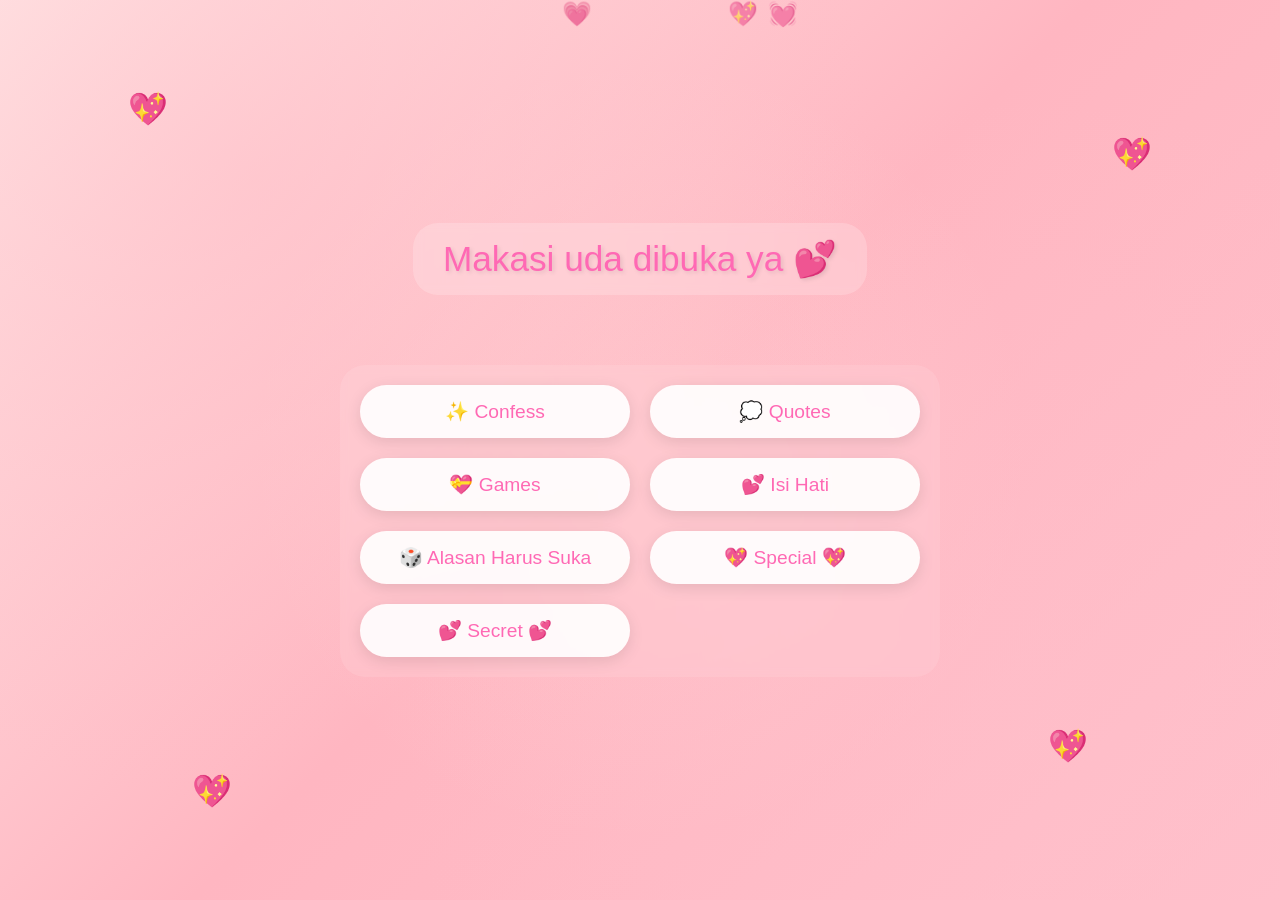
<file: index.html>
<!DOCTYPE html>
<html lang="id">
<head>
    <meta charset="UTF-8">
    <meta name="viewport" content="width=device-width, initial-scale=1.0">
    <title>Love You</title>
    <style>
        * {
            margin: 0;
            padding: 0;
            box-sizing: border-box;
        }

        body {
            margin: 0;
            padding: 20px;
            min-height: 100vh;
            display: flex;
            flex-direction: column;
            align-items: center;
            justify-content: center;
            background: linear-gradient(135deg, #ffe6e6, #ffb6c1, #ffc0cb);
            font-family: 'Arial', sans-serif;
            overflow: hidden;
            position: relative;
        }

        .background-animation {
            position: fixed;
            top: 0;
            left: 0;
            width: 100%;
            height: 100%;
            z-index: -2;
            background: 
                radial-gradient(circle at 20% 20%, rgba(255, 182, 193, 0.4) 0%, transparent 50%),
                radial-gradient(circle at 80% 80%, rgba(255, 192, 203, 0.4) 0%, transparent 50%),
                radial-gradient(circle at 50% 50%, rgba(255, 228, 225, 0.3) 0%, transparent 50%),
                linear-gradient(135deg, #ffe6e6, #ffb6c1, #ffc0cb);
            animation: backgroundShift 15s ease-in-out infinite;
        }

        .bubble {
            position: absolute;
            border-radius: 50%;
            background: rgba(255, 255, 255, 0.3);
            animation: bubbleFloat 20s linear infinite;
            z-index: -1;
        }

        .welcome-text {
            text-align: center;
            font-size: clamp(1.5em, 5vw, 2.2em);
            color: #ff69b4;
            margin-bottom: 2em;
            text-shadow: 2px 2px 4px rgba(0, 0, 0, 0.1);
            animation: float 3s ease-in-out infinite;
            background: rgba(255, 255, 255, 0.2);
            padding: 15px 30px;
            border-radius: 25px;
            backdrop-filter: blur(5px);
            -webkit-backdrop-filter: blur(5px);
        }

        .button-container {
            display: grid;
            grid-template-columns: repeat(2, 1fr);
            gap: clamp(10px, 3vw, 20px);
            width: min(90%, 600px);
            padding: 20px;
            background: rgba(255, 255, 255, 0.1);
            border-radius: 25px;
            backdrop-filter: blur(5px);
            -webkit-backdrop-filter: blur(5px);
        }

        .cute-button {
            padding: clamp(12px, 3vw, 15px) clamp(20px, 4vw, 30px);
            font-size: clamp(1em, 3vw, 1.2em);
            border: none;
            border-radius: 50px;
            background: rgba(255, 255, 255, 0.9);
            color: #ff69b4;
            cursor: pointer;
            transition: all 0.3s ease;
            box-shadow: 0 4px 15px rgba(0, 0, 0, 0.1);
            text-decoration: none;
            text-align: center;
            position: relative;
            overflow: hidden;
            display: flex;
            align-items: center;
            justify-content: center;
            gap: 8px;
        }

        .cute-button:hover {
            transform: translateY(-3px) scale(1.02);
            background: #ff69b4;
            color: #fff;
            box-shadow: 0 6px 20px rgba(255, 105, 180, 0.3);
        }

        .cute-button::before {
            content: '♥';
            position: absolute;
            right: 10px;
            top: 50%;
            transform: translateY(-50%);
            opacity: 0;
            transition: all 0.3s ease;
        }

        .cute-button:hover::before {
            opacity: 1;
        }

        .animated-heart {
            position: fixed;
            font-size: clamp(1.5em, 4vw, 2em);
            animation: heartFloat 4s ease-in-out infinite;
            z-index: 1;
        }

        .heart-top-left { top: 10%; left: 10%; animation-delay: 0s; }
        .heart-top-right { top: 15%; right: 10%; animation-delay: 1s; }
        .heart-bottom-left { bottom: 10%; left: 15%; animation-delay: 2s; }
        .heart-bottom-right { bottom: 15%; right: 15%; animation-delay: 3s; }

        .falling-hearts {
            position: fixed;
            top: 0;
            left: 0;
            width: 100%;
            height: 100%;
            pointer-events: none;
            z-index: -1;
        }

        .heart {
            position: fixed;
            font-size: clamp(1em, 3vw, 1.5em);
            animation: fall linear infinite;
            opacity: 0.6;
        }

        @keyframes float {
            0%, 100% { transform: translateY(0); }
            50% { transform: translateY(-10px); }
        }

        @keyframes heartFloat {
            0%, 100% { transform: translate(0, 0) rotate(0deg); }
            25% { transform: translate(10px, -10px) rotate(10deg); }
            50% { transform: translate(0, -20px) rotate(0deg); }
            75% { transform: translate(-10px, -10px) rotate(-10deg); }
        }

        @keyframes fall {
            0% { 
                transform: translateY(-10vh) translateX(0) rotate(0deg);
                opacity: 1;
            }
            100% { 
                transform: translateY(100vh) translateX(20px) rotate(360deg);
                opacity: 0;
            }
        }

        @keyframes backgroundShift {
            0%, 100% { background-position: 0% 0%; }
            50% { background-position: 100% 100%; }
        }

        @keyframes bubbleFloat {
            0% {
                transform: translateY(100vh) scale(1);
                opacity: 0;
            }
            50% {
                opacity: 0.5;
            }
            100% {
                transform: translateY(-100vh) scale(1.5);
                opacity: 0;
            }
        }

        @media (max-width: 480px) {
            body {
                padding: 10px;
            }

            .button-container {
                grid-template-columns: 1fr;
                width: 95%;
                gap: 15px;
            }

            .welcome-text {
                margin-bottom: 1.5em;
                padding: 10px 20px;
            }

            .animated-heart {
                display: none;
            }
        }

        @media (min-width: 481px) and (max-width: 768px) {
            .button-container {
                width: 80%;
                gap: 15px;
            }
        }

        @media (max-height: 600px) {
            body {
                padding: 10px;
            }

            .welcome-text {
                margin-bottom: 1em;
            }

            .button-container {
                gap: 10px;
            }
        }
    </style>
</head>
<body>
    <div class="background-animation"></div>

    <div class="welcome-text">
        Makasi uda dibuka ya 💕
    </div>

    <div class="button-container">
        <a href="confes.html" class="cute-button">✨ Confess</a>
        <a href="gacha.html" class="cute-button">💭 Quotes</a>
        <a href="love_meter.html" class="cute-button">💝 Games</a>
        <a href="jujur.html" class="cute-button">💕 Isi Hati</a>
        <a href="alasan.html" class="cute-button">🎲 Alasan Harus Suka</a>
        <a href="nembak.html" class="cute-button">💖 Special 💖</a>
        <a href="secret.html" class="cute-button">💕 Secret 💕</a>
    </div>

    <div class="animated-heart heart-top-left">💖</div>
    <div class="animated-heart heart-top-right">💖</div>
    <div class="animated-heart heart-bottom-left">💖</div>
    <div class="animated-heart heart-bottom-right">💖</div>

    <div class="falling-hearts" id="fallingHearts"></div>

    <script>
        function createHeart() {
            const heart = document.createElement('div');
            heart.className = 'heart';
            heart.innerHTML = ['💗', '💖', '💓', '💕'][Math.floor(Math.random() * 4)];
            heart.style.left = Math.random() * 100 + 'vw';
            heart.style.animationDuration = (Math.random() * 3 + 2) + 's';
            document.querySelector('.falling-hearts').appendChild(heart);

            setTimeout(() => {
                heart.remove();
            }, 5000);
        }

        setInterval(createHeart, 300);
        setInterval(createBubbles, 3000);

        const isMobile = /iPhone|iPad|iPod|Android/i.test(navigator.userAgent);
        if (isMobile) {
            document.querySelectorAll('.animated-heart').forEach(heart => {
                heart.style.display = 'none';
            });
        }
    </script>
</body>
</html>
</file>
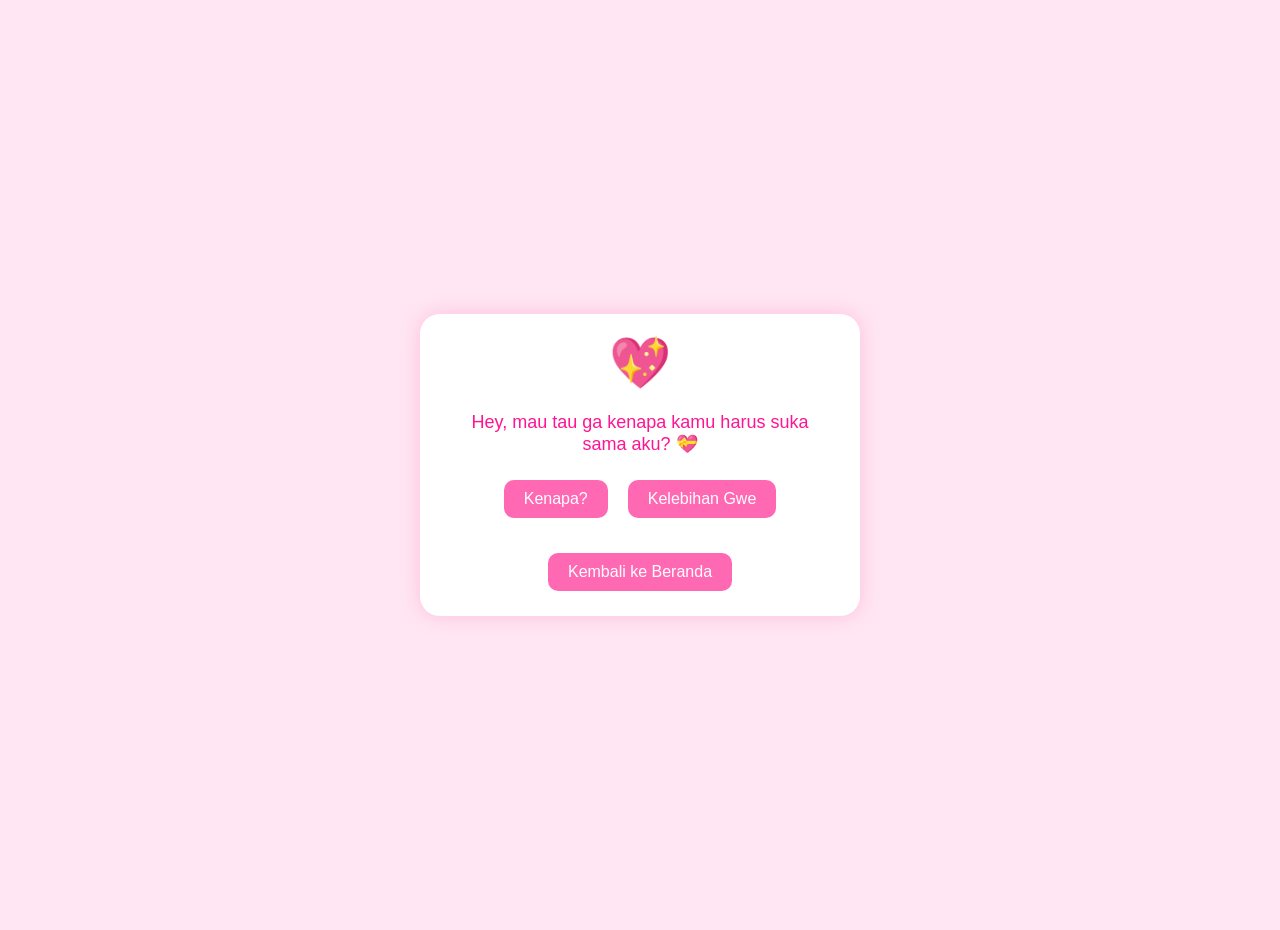
<file: alasan.html>
<!DOCTYPE html>
<html>
<head>
    <meta charset="UTF-8">
    <meta name="viewport" content="width=device-width, initial-scale=1.0">
    <style>
        body {
            display: flex;
            justify-content: center;
            align-items: center;
            min-height: 100vh;
            margin: 0;
            background-color: #ffe6f2;
            font-family: Arial, sans-serif;
            padding: 15px;
        }

        .container {
            text-align: center;
            background-color: white;
            padding: 20px;
            border-radius: 20px;
            box-shadow: 0 0 20px rgba(255, 105, 180, 0.3);
            max-width: 90%;
            width: 400px;
            margin: auto;
        }

        .heart-bg {
            font-size: clamp(30px, 8vw, 50px);
            animation: pulse 1.5s infinite;
        }

        .message {
            margin: 20px 0;
            font-size: clamp(16px, 4vw, 18px);
            color: #ff1493;
            padding: 0 10px;
        }

        .buttons {
            display: flex;
            justify-content: center;
            gap: 10px;
            flex-wrap: wrap;
            margin-bottom: 15px;
        }

        button {
            padding: 10px 20px;
            border: none;
            border-radius: 10px;
            background-color: #ff69b4;
            color: white;
            cursor: pointer;
            transition: transform 0.2s;
            font-size: clamp(14px, 3vw, 16px);
            margin: 5px;
        }

        button:hover {
            transform: scale(1.1);
        }

        .home-button {
            background-color: #ff69b4;
            margin-top: 15px;
        }

        @keyframes pulse {
            0% { transform: scale(1); }
            50% { transform: scale(1.2); }
            100% { transform: scale(1); }
        }

        .hidden {
            display: none;
        }

        #reasons1 p, #reasons2 p {
            font-size: clamp(14px, 3.5vw, 16px);
            margin: 10px 0;
            padding: 10px;
            background-color: #fff0f5;
            border-radius: 10px;
            animation: fadeIn 0.5s ease-in;
        }

        @keyframes fadeIn {
            from { opacity: 0; transform: translateY(10px); }
            to { opacity: 1; transform: translateY(0); }
        }

        @media screen and (max-width: 480px) {
            .container {
                padding: 15px;
            }

            .buttons {
                flex-direction: column;
            }

            button {
                width: 100%;
                margin: 5px 0;
            }
        }
    </style>
</head>
<body>
    <div class="container">
        <div class="heart-bg">
            💖
        </div>
        <div class="message">
            Hey, mau tau ga kenapa kamu harus suka sama aku? 💝
        </div>
        <div class="buttons">
            <button onclick="showReason1()">Kenapa?</button>
            <button onclick="showReason2()">Kelebihan Gwe</button>
        </div>
        <div id="reasons1" class="hidden">
        </div>
        <div id="reasons2" class="hidden">
        </div>
        <button class="home-button" onclick="location.href='index.html'">Kembali ke Beranda</button>
    </div>

    <script>
        const reasons1 = [
            "Karena aku setia (sudah pasti) 💑",
            "Karena aku ganteng juga (kata mama gitu) 😎",
            "Aku jago basket (kalau lawan bayi) 🏀",
            "Nilaiku bagus (kalau tau jawabannya) 📚"
        ];

        const reasons2 = [
            "Karena aku always fast respon (kecuali tidur) 📱",
            "Karena aku rajin banget (banget) ✨",
            "Karena aku sangat baik (ini bener banget) 😇"
        ];

        let currentIndex1 = 0;
        let currentIndex2 = 0;

        function showReason1() {
            if (currentIndex1 < reasons1.length) {
                const reasonsDiv = document.getElementById('reasons1');
                reasonsDiv.style.display = 'block';
                document.getElementById('reasons2').style.display = 'none';
                reasonsDiv.innerHTML += `<p>${reasons1[currentIndex1]}</p>`;
                currentIndex1++;
            }
        }

        function showReason2() {
            if (currentIndex2 < reasons2.length) {
                const reasonsDiv = document.getElementById('reasons2');
                reasonsDiv.style.display = 'block';
                document.getElementById('reasons1').style.display = 'none';
                reasonsDiv.innerHTML += `<p>${reasons2[currentIndex2]}</p>`;
                currentIndex2++;
            }
        }

        function resetPage() {
            document.getElementById('reasons1').style.display = 'none';
            document.getElementById('reasons2').style.display = 'none';
            document.getElementById('reasons1').innerHTML = '';
            document.getElementById('reasons2').innerHTML = '';
            currentIndex1 = 0;
            currentIndex2 = 0;
        }
    </script>
</body>
</html>
</file>
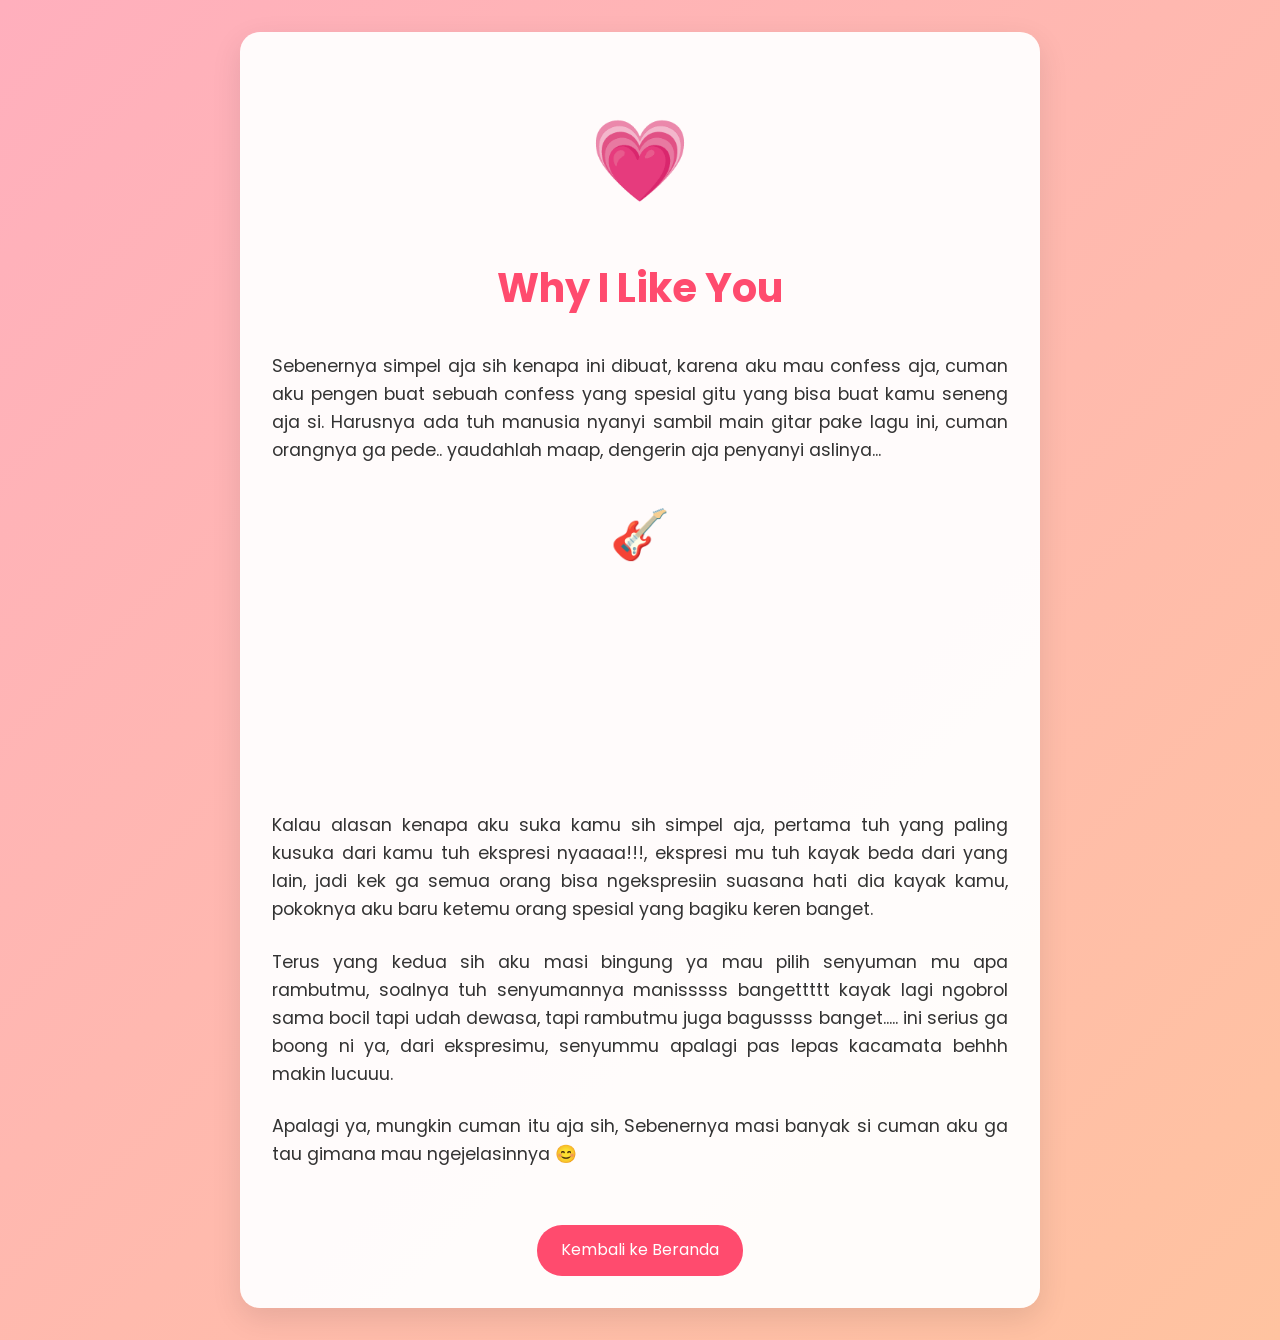
<file: confes.html>
<!DOCTYPE html>
<html lang="id">
<head>
    <meta charset="UTF-8">
    <meta name="viewport" content="width=device-width, initial-scale=1.0">
    <title>Why I Like You</title>
    <style>
        @import url('https://fonts.googleapis.com/css2?family=Poppins:wght@300;400;500;600&display=swap');
        
        * {
            margin: 0;
            padding: 0;
            box-sizing: border-box;
        }

        body {
            font-family: 'Poppins', sans-serif;
            background: linear-gradient(135deg, #ffafbd, #ffc3a0);
            min-height: 100vh;
            padding: 2rem;
            color: #333;
            line-height: 1.6;
        }

        .container {
            max-width: 800px;
            margin: 0 auto;
            background: rgba(255, 255, 255, 0.95);
            padding: 2rem;
            border-radius: 20px;
            box-shadow: 0 10px 30px rgba(0, 0, 0, 0.1);
        }

        .heart-container {
            text-align: center;
            margin: 2rem 0;
        }

        .heart-animation {
            font-size: 5rem;
            display: inline-block;
            animation: heartbeat 1.5s infinite;
        }

        @keyframes heartbeat {
            0% { transform: scale(1); }
            25% { transform: scale(1.1); }
            50% { transform: scale(1); }
            75% { transform: scale(1.1); }
            100% { transform: scale(1); }
        }

        h1 {
            text-align: center;
            color: #ff4b6e;
            margin-bottom: 2rem;
            font-size: 2.5rem;
        }

        p {
            margin-bottom: 1.5rem;
            font-size: 1.1rem;
            text-align: justify;
        }

        .guitar-animation {
            text-align: center;
            margin: 2rem 0;
        }

        .guitar {
            font-size: 3rem;
            display: inline-block;
            animation: playGuitar 2s infinite;
        }

        @keyframes playGuitar {
            0% { transform: rotate(-5deg); }
            50% { transform: rotate(5deg); }
            100% { transform: rotate(-5deg); }
        }

        .back-button {
            display: inline-block;
            padding: 0.8rem 1.5rem;
            background: #ff4b6e;
            color: white;
            text-decoration: none;
            border-radius: 25px;
            transition: all 0.3s ease;
            margin-top: 2rem;
        }

        .back-button:hover {
            background: #e63e5c;
            transform: translateY(-2px);
        }

        .button-container {
            text-align: center;
        }

        .music-player {
            width: 100%;
            margin: 2rem 0;
            border-radius: 10px;
            overflow: hidden;
        }

        @media (max-width: 768px) {
            body {
                padding: 1rem;
            }

            .container {
                padding: 1.5rem;
            }

            h1 {
                font-size: 2rem;
            }

            p {
                font-size: 1rem;
            }

            .heart-animation {
                font-size: 4rem;
            }
        }

        @media (max-width: 480px) {
            body {
                padding: 0.5rem;
            }

            .container {
                padding: 1rem;
            }

            h1 {
                font-size: 1.8rem;
            }
        }
    </style>
</head>
<body>
    <div class="container">
        <div class="heart-container">
            <div class="heart-animation">💗</div>
        </div>
        
        <h1>Why I Like You</h1>
        
        <p>Sebenernya simpel aja sih kenapa ini dibuat, karena aku mau confess aja, cuman aku pengen buat sebuah confess yang spesial gitu yang bisa buat kamu seneng aja si. Harusnya ada tuh manusia nyanyi sambil main gitar pake lagu ini, cuman orangnya ga pede.. yaudahlah maap, dengerin aja penyanyi aslinya...</p>
        
        <div class="guitar-animation">
            <div class="guitar">🎸</div>
        </div>
        
        <div class="music-player">
            <iframe width="100%" height="166" scrolling="no" frameborder="no" allow="autoplay" src="https://w.soundcloud.com/player/?url=https%3A//soundcloud.com/dan-martin-escarpe/i-like-you-so-much-youll-know-it-english-ysabelle-cuevas&color=%23ff5500&auto_play=false&hide_related=false&show_comments=true&show_user=true&show_reposts=false&show_teaser=true"></iframe>
        </div>

        <p>Kalau alasan kenapa aku suka kamu sih simpel aja, pertama tuh yang paling kusuka dari kamu tuh ekspresi nyaaaa!!!, ekspresi mu tuh kayak beda dari yang lain, jadi kek ga semua orang bisa ngekspresiin suasana hati dia kayak kamu, pokoknya aku baru ketemu orang spesial yang bagiku keren banget.</p>
        
        <p>Terus yang kedua sih aku masi bingung ya mau pilih senyuman mu apa rambutmu, soalnya tuh senyumannya manisssss bangettttt kayak lagi ngobrol sama bocil tapi udah dewasa, tapi rambutmu juga bagussss banget..... ini serius ga boong ni ya, dari ekspresimu, senyummu apalagi pas lepas kacamata behhh makin lucuuu.</p>
        
        <p>Apalagi ya, mungkin cuman itu aja sih, Sebenernya masi banyak si cuman aku ga tau gimana mau ngejelasinnya 😊</p>
        
        <div class="button-container">
            <a href="index.html" class="back-button">Kembali ke Beranda</a>
        </div>
    </div>
</body>
</html>
</file>
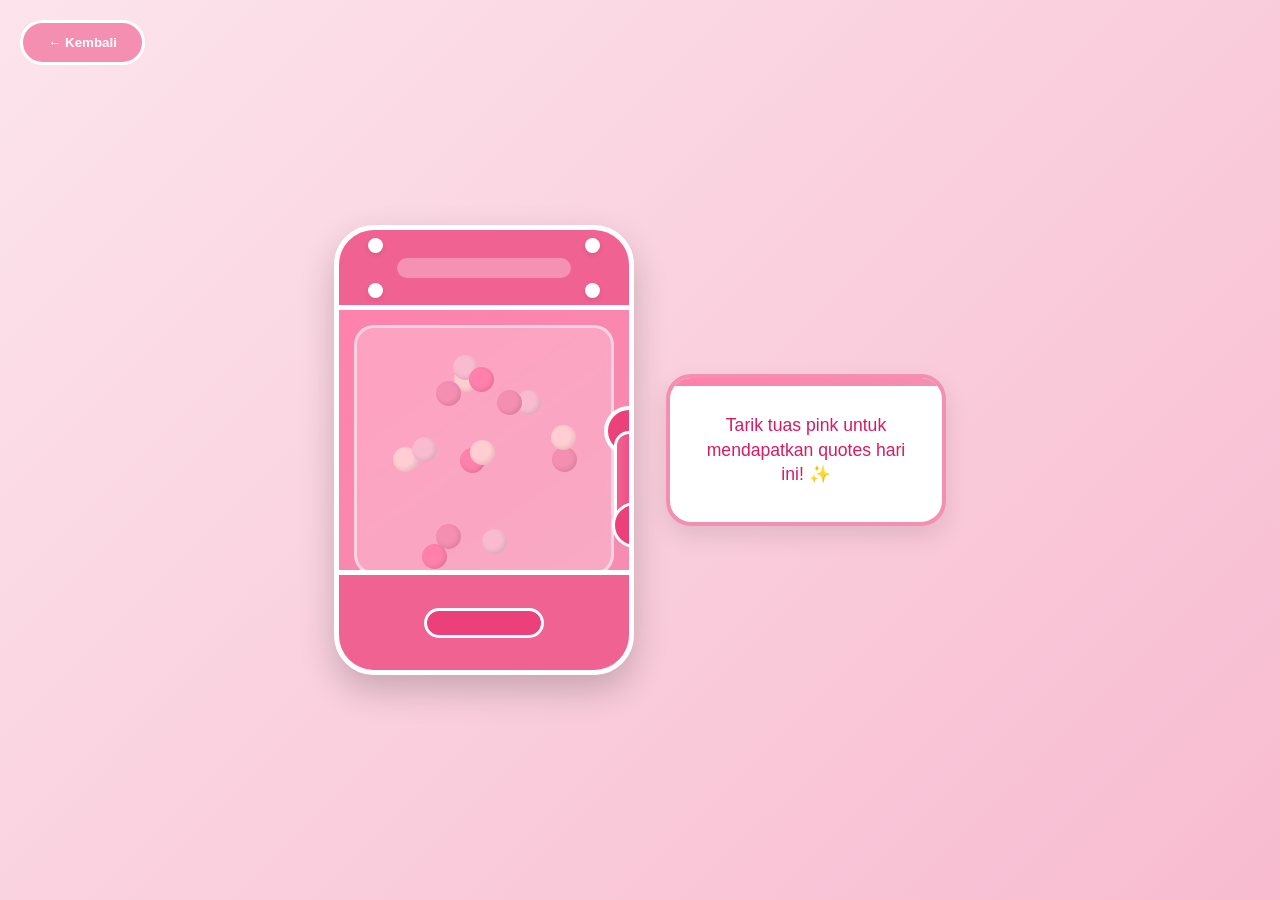
<file: gacha.html>
<!DOCTYPE html>
<html>
<head>
    <meta name="viewport" content="width=device-width, initial-scale=1.0">
    <style>
        * {margin: 0; padding: 0; box-sizing: border-box;}
        body {
            min-height: 100vh;
            display: flex;
            justify-content: center;
            align-items: center;
            background: linear-gradient(135deg, #fce4ec 0%, #f8bbd0 100%);
            font-family: sans-serif;
            padding: 20px;
        }

        .container {
            display: flex;
            gap: 2rem;
            align-items: center;
            flex-wrap: wrap;
            justify-content: center;
        }

        .gacha-machine {
            width: 300px;
            height: 450px;
            position: relative;
            perspective: 1000px;
        }

        .machine-body {
            width: 100%;
            height: 100%;
            background: linear-gradient(145deg, #ff80ab, #f48fb1);
            border-radius: 40px;
            position: relative;
            box-shadow: 0 15px 35px rgba(0,0,0,0.2);
            border: 5px solid #fff;
            overflow: hidden;
        }

        .machine-top {
            height: 80px;
            background: #f06292;
            border-radius: 35px 35px 0 0;
            border-bottom: 5px solid #fff;
            position: relative;
        }

        .machine-top::after {
            content: '';
            position: absolute;
            top: 50%;
            left: 50%;
            transform: translate(-50%, -50%);
            width: 60%;
            height: 20px;
            background: rgba(255,255,255,0.3);
            border-radius: 10px;
        }

        .machine-glass {
            height: 250px;
            background: rgba(255,255,255,0.25);
            margin: 15px;
            border-radius: 20px;
            border: 3px solid rgba(255,255,255,0.5);
            position: relative;
            overflow: hidden;
            backdrop-filter: blur(5px);
        }

        .machine-bottom {
            height: 100px;
            background: #f06292;
            position: absolute;
            bottom: 0;
            width: 100%;
            border-radius: 0 0 35px 35px;
            border-top: 5px solid #fff;
        }

        .dispenser {
            width: 120px;
            height: 30px;
            background: #ec407a;
            position: absolute;
            top: 50%;
            left: 50%;
            transform: translate(-50%, -50%);
            border-radius: 15px;
            border: 3px solid #fff;
        }

        .ball {
            width: 25px;
            height: 25px;
            border-radius: 50%;
            position: absolute;
            animation: float 3s infinite ease-in-out;
            box-shadow: inset -2px -2px 4px rgba(0,0,0,0.1);
        }

        .lever-base {
            position: absolute;
            right: -25px;
            top: 40%;
            width: 50px;
            height: 50px;
            background: #ec407a;
            border-radius: 25px;
            border: 4px solid #fff;
        }

        .lever {
            position: absolute;
            right: -15px;
            top: calc(40% + 25px);
            width: 30px;
            height: 100px;
            background: linear-gradient(90deg, #f06292, #ec407a);
            border-radius: 15px;
            cursor: pointer;
            transform-origin: top center;
            transition: 0.3s;
            border: 3px solid #fff;
        }

        .lever::after {
            content: '';
            position: absolute;
            bottom: -20px;
            left: -5px;
            width: 40px;
            height: 40px;
            background: #ec407a;
            border-radius: 50%;
            border: 3px solid #fff;
        }

        .decorative-circle {
            position: absolute;
            width: 15px;
            height: 15px;
            background: #fff;
            border-radius: 50%;
            box-shadow: 0 2px 5px rgba(0,0,0,0.1);
        }

        .message-box {
            width: 280px;
            background: white;
            border-radius: 25px;
            padding: 25px;
            box-shadow: 0 10px 25px rgba(0,0,0,0.1);
            border: 4px solid #f48fb1;
            text-align: center;
            position: relative;
            overflow: hidden;
        }

        .message-box::before {
            content: '';
            position: absolute;
            top: 0;
            left: 0;
            right: 0;
            height: 8px;
            background: linear-gradient(90deg, #ff80ab, #f48fb1);
        }

        .message {
            font-size: 1.1rem;
            color: #d81b60;
            margin: 10px 0;
            line-height: 1.4;
            min-height: 60px;
            transition: 0.3s;
        }

        .home-btn {
            position: fixed;
            top: 20px;
            left: 20px;
            padding: 12px 25px;
            background: #f48fb1;
            border: none;
            border-radius: 25px;
            color: white;
            cursor: pointer;
            transition: 0.2s;
            border: 3px solid #fff;
            font-weight: bold;
        }

        .home-btn:hover {
            background: #f06292;
            transform: translateY(-2px);
        }

        @keyframes float {
            0%, 100% { transform: translateY(0) rotate(0deg); }
            50% { transform: translateY(-20px) rotate(5deg); }
        }

        @media (max-width: 640px) {
            .container { flex-direction: column; }
            .gacha-machine { margin-bottom: 20px; }
        }
    </style>
</head>
<body>
    <button class="home-btn" onclick="location.href='index.html'">← Kembali</button>
    
    <div class="container">
        <div class="gacha-machine">
            <div class="machine-body">
                <div class="machine-top"></div>
                <div class="machine-glass" id="glass"></div>
                <div class="machine-bottom">
                    <div class="dispenser"></div>
                </div>
                <div class="lever-base"></div>
                <div class="lever" onclick="getQuote()"></div>
            </div>
        </div>
        
        <div class="message-box">
            <div class="message" id="message">
                Tarik tuas pink untuk mendapatkan quotes hari ini! ✨
            </div>
        </div>
    </div>

    <script>
        const glass = document.getElementById('glass');
        const colors = ['#ffcdd2', '#f8bbd0', '#f48fb1', '#ff80ab'];
        const quotes = [
            "✨ Setiap kali aku melihatmu, jantungku berdebar kencang dan duniaku menjadi lebih cerah.",
            "🌸 Dalam setiap senyummu, aku menemukan alasan untuk jatuh cinta lagi dan lagi.",
            "💖 Kamu bukan hanya bagian dari mimpiku, tapi juga alasanku untuk bangun setiap pagi.",
            "🌈 Aku mungkin bukan orang yang sempurna, tapi cintaku padamu adalah hal paling tulus yang kumiliki.",
            "🎀 Aku ingin menjadi alasan di balik senyummu, seperti kamu yang selalu menjadi alasan di balik senyumku.",
            "💫 Kamu adalah jawaban dari doa yang bahkan belum pernah kuucapkan.",
            "💫 Kuncinya adalah = nama kamu.",
            "🦄 Bersamamu, aku merasa bisa menjadi versi terbaik dari diriku sendiri.",
            "🌟 Aku mungkin tidak bisa menjanjikan selamanya, tapi aku bisa berjanji untuk mencintaimu dengan sepenuh hatiku setiap hari.",
            "🌟 Setiap detik bersamamu adalah momen yang tak ternilai harganya bagiku.",
            "🌟 Dalam matamu, aku melihat masa depan yang selalu kuimpikan."
        ];

        // Create floating balls
        for(let i = 0; i < 15; i++) {
            const ball = document.createElement('div');
            ball.className = 'ball';
            ball.style.backgroundColor = colors[i % colors.length];
            ball.style.left = `${Math.random() * 80 + 10}%`;
            ball.style.top = `${Math.random() * 80 + 10}%`;
            ball.style.animationDelay = `${Math.random() * 2}s`;
            glass.appendChild(ball);
        }

        // Add decorative circles
        const addDecorativeCircles = () => {
            const positions = [
                {top: '10%', left: '10%'},
                {top: '10%', right: '10%'},
                {bottom: '10%', left: '10%'},
                {bottom: '10%', right: '10%'}
            ];

            positions.forEach(pos => {
                const circle = document.createElement('div');
                circle.className = 'decorative-circle';
                Object.assign(circle.style, pos);
                document.querySelector('.machine-top').appendChild(circle);
            });
        };

        addDecorativeCircles();

        let isAnimating = false;

        function getQuote() {
            if(isAnimating) return;
            isAnimating = true;

            const lever = document.querySelector('.lever');
            const msg = document.getElementById('message');
            const balls = document.querySelectorAll('.ball');
            
            lever.style.transform = 'rotate(30deg)';
            msg.style.opacity = '0';

            // Animate balls faster
            balls.forEach(ball => {
                ball.style.animation = 'none';
                ball.offsetHeight;
                ball.style.animation = 'float 0.5s infinite ease-in-out';
            });

            setTimeout(() => {
                msg.textContent = quotes[Math.floor(Math.random() * quotes.length)];
                msg.style.opacity = '1';
                lever.style.transform = 'rotate(0deg)';
                
                // Reset ball animation
                balls.forEach(ball => {
                    ball.style.animation = 'float 3s infinite ease-in-out';
                });
                
                isAnimating = false;
            }, 800);
        }
    </script>
</body>
</html>
</file>
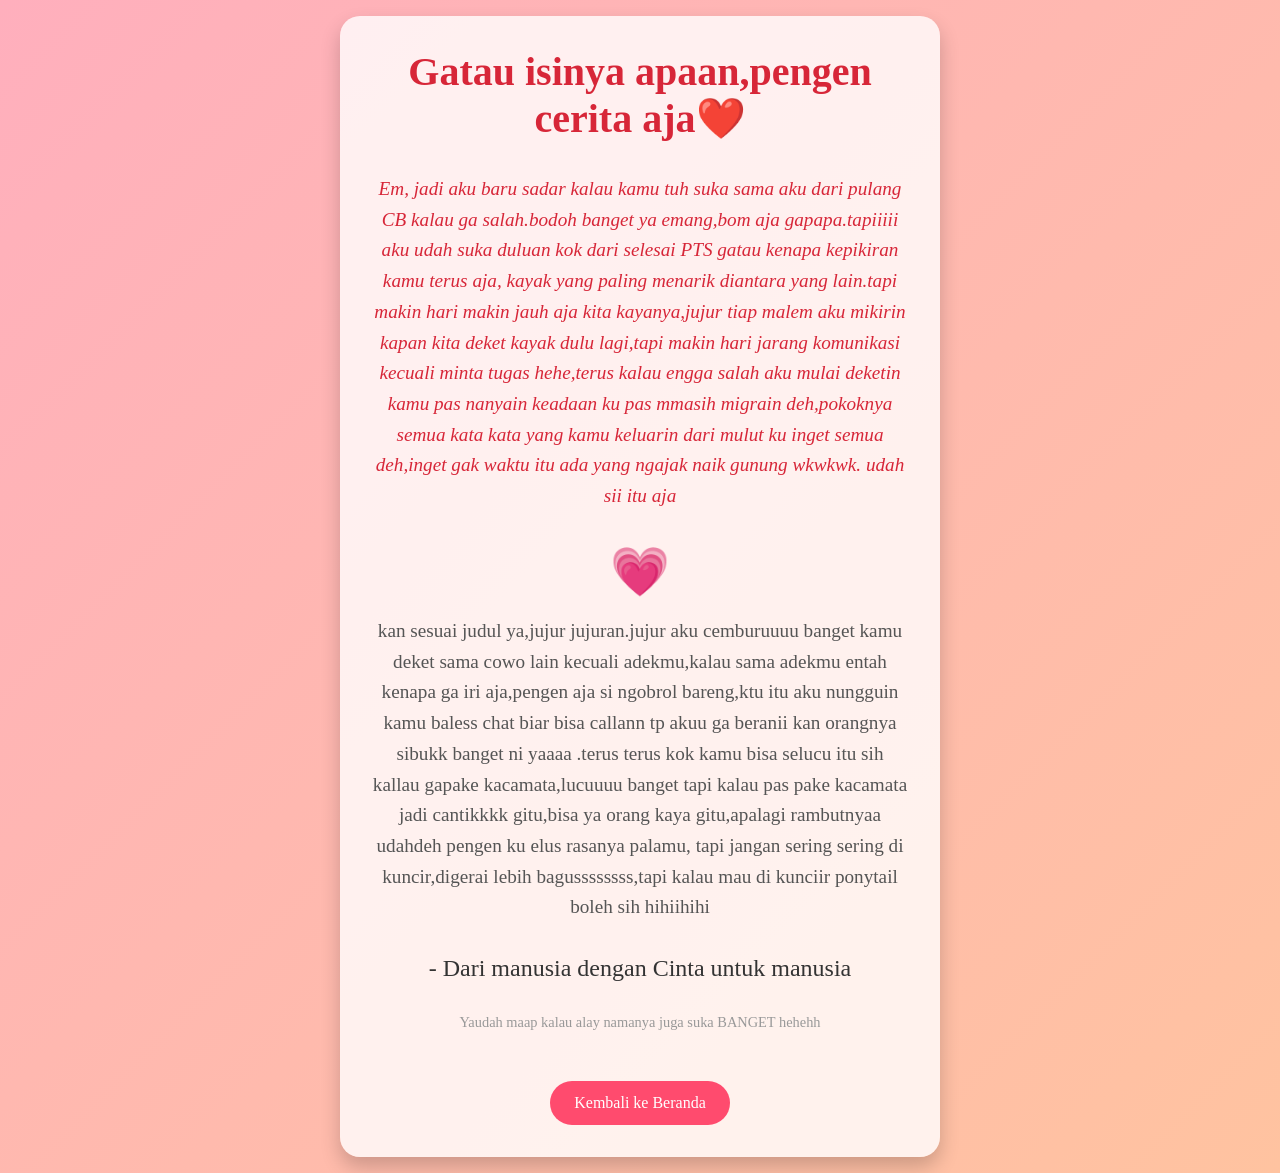
<file: jujur.html>
<!DOCTYPE html>
<html lang="id">
<head>
    <meta charset="UTF-8">
    <meta name="viewport" content="width=device-width, initial-scale=1.0">
    <title>Surat Cinta</title>
    <style>
        * {
            margin: 0;
            padding: 0;
            box-sizing: border-box;
        }

        body {
            font-family: 'Georgia', serif;
            background: linear-gradient(135deg, #ffafbd, #ffc3a0);
            display: flex;
            justify-content: center;
            align-items: center;
            min-height: 100vh;
            padding: 1rem;
        }

        .container {
            background: rgba(255, 255, 255, 0.8);
            padding: 2rem;
            border-radius: 20px;
            box-shadow: 0 10px 20px rgba(0, 0, 0, 0.2);
            text-align: center;
            max-width: 600px;
            width: 100%;
            animation: fadeIn 1s ease;
        }

        h1 {
            font-size: 2.5rem;
            color: #d72638;
            margin-bottom: 1rem;
        }

        p {
            font-size: 1.2rem;
            color: #555;
            line-height: 1.6;
        }

        .poem {
            margin: 2rem 0;
            font-style: italic;
            color: #d72638;
        }

        .heart {
            font-size: 3rem;
            animation: heartbeat 1.5s infinite;
            color: #d72638;
            margin: 1rem 0;
        }

        @keyframes heartbeat {
            0%, 100% { transform: scale(1); }
            50% { transform: scale(1.2); }
        }

        .signature {
            font-family: 'Dancing Script', cursive;
            font-size: 1.5rem;
            margin-top: 2rem;
            color: #333;
        }

        .back-button {
            display: inline-block;
            padding: 0.8rem 1.5rem;
            background: #ff4b6e;
            color: white;
            text-decoration: none;
            border-radius: 25px;
            transition: all 0.3s ease;
            margin-top: 2rem;
        }

        .back-button:hover {
            background: #e63e5c;
            transform: translateY(-2px);
        }

        .button-container {
            text-align: center;
        }

        .footer {
            margin-top: 2rem;
            font-size: 0.9rem;
            color: #999;
        }

        @keyframes fadeIn {
            from {
                opacity: 0;
                transform: translateY(20px);
            }
            to {
                opacity: 1;
                transform: translateY(0);
            }
        }
    </style>
</head>
<body>
    <div class="container">
        <h1>Gatau isinya apaan,pengen cerita aja❤️</h1>
        <p class="poem">
          Em, jadi aku baru sadar kalau kamu tuh suka sama aku dari pulang CB kalau ga salah.bodoh banget ya emang,bom aja gapapa.tapiiiii aku udah suka duluan kok dari selesai PTS gatau kenapa kepikiran kamu terus aja, kayak yang paling menarik diantara yang lain.tapi makin hari makin jauh aja kita kayanya,jujur tiap malem aku mikirin kapan kita deket kayak dulu lagi,tapi makin hari jarang komunikasi kecuali minta tugas hehe,terus kalau engga salah aku mulai deketin kamu pas nanyain keadaan ku pas mmasih migrain deh,pokoknya semua kata kata yang kamu keluarin dari mulut ku inget semua deh,inget gak waktu itu ada yang ngajak naik gunung wkwkwk.
          udah sii itu aja
        <div class="heart">💗</div>
        <p>
          kan sesuai judul ya,jujur jujuran.jujur aku cemburuuuu banget kamu deket sama cowo lain kecuali adekmu,kalau sama adekmu entah kenapa ga iri aja,pengen aja si ngobrol bareng,ktu itu aku nungguin kamu baless chat biar bisa callann tp akuu ga beranii kan orangnya sibukk  banget ni yaaaa
          .terus terus kok kamu bisa selucu itu sih kallau gapake kacamata,lucuuuu banget tapi kalau pas pake kacamata jadi cantikkkk gitu,bisa ya orang kaya gitu,apalagi rambutnyaa udahdeh pengen ku elus rasanya palamu, tapi jangan sering sering di kuncir,digerai lebih bagussssssss,tapi kalau mau di kunciir ponytail boleh sih hihiihihi 

        </p>
        <div class="signature">- Dari manusia dengan Cinta untuk manusia</div>
        <div class="footer">Yaudah maap kalau alay namanya juga suka BANGET hehehh</div><br>

        <div class="button-container">
            <a href="index.html" class="back-button">Kembali ke Beranda</a>
        </div>
    </div>

    
</body>
</html>
</file>
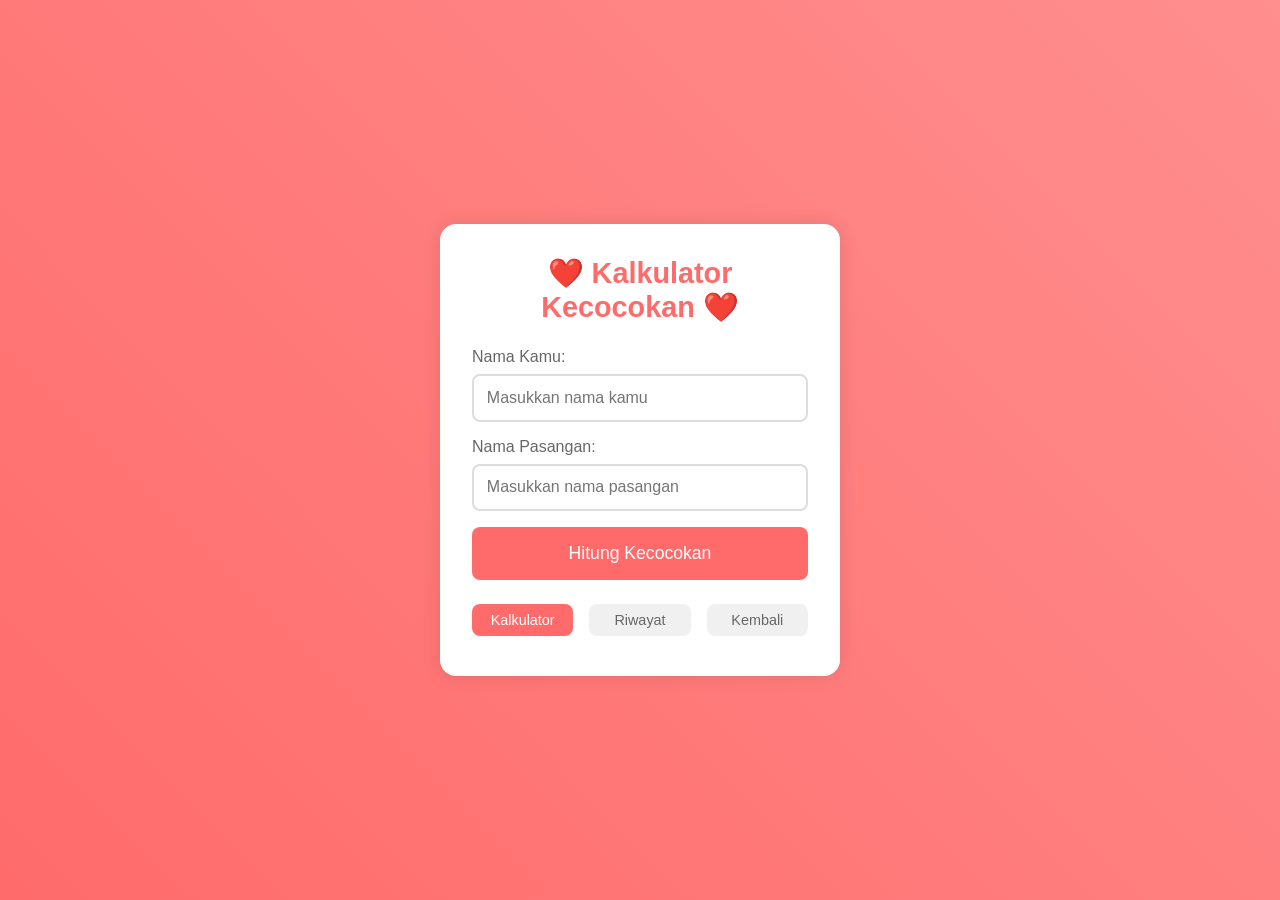
<file: love_meter.html>
<!DOCTYPE html>
<html lang="id">
<head>
    <meta charset="UTF-8">
    <meta name="viewport" content="width=device-width, initial-scale=1.0">
    <a href="http://127.0.0.1:3000/WEB" rel="stylesheet"></a>
    <title>Kalkulator Kecocokan</title>
    <style>
        * {
            margin: 0;
            padding: 0;
            box-sizing: border-box;
            font-family: Arial, sans-serif;
        }

        body {
            min-height: 100vh;
            display: flex;
            justify-content: center;
            align-items: center;
            background: linear-gradient(45deg, #ff6b6b, #ff8e8e);
        }

        .container {
            background: white;
            padding: 2rem;
            border-radius: 1rem;
            box-shadow: 0 0 20px rgba(0, 0, 0, 0.1);
            width: 90%;
            max-width: 400px;
            position: relative;
        }

        .page {
            display: none;
        }

        .page.active {
            display: block;
        }

        h1 {
            text-align: center;
            color: #ff6b6b;
            margin-bottom: 1.5rem;
            font-size: 1.8rem;
        }

        .input-group {
            margin-bottom: 1rem;
        }

        label {
            display: block;
            margin-bottom: 0.5rem;
            color: #666;
        }

        input {
            width: 100%;
            padding: 0.8rem;
            border: 2px solid #ddd;
            border-radius: 0.5rem;
            font-size: 1rem;
            transition: border-color 0.3s;
        }

        input:focus {
            border-color: #ff6b6b;
            outline: none;
        }

        button {
            width: 100%;
            padding: 1rem;
            background: #ff6b6b;
            border: none;
            border-radius: 0.5rem;
            color: white;
            font-size: 1.1rem;
            cursor: pointer;
            transition: background 0.3s;
            margin-bottom: 0.5rem;
        }

        button:hover {
            background: #ff5252;
        }

        .result {
            margin-top: 1.5rem;
            text-align: center;
            display: none;
        }

        .result.show {
            display: block;
            animation: fadeIn 0.5s;
        }

        .percentage {
            font-size: 3rem;
            color: #ff6b6b;
            font-weight: bold;
            margin: 1rem 0;
        }

        .message {
            color: #666;
            font-size: 1.1rem;
            margin-bottom: 1rem;
        }

        @keyframes fadeIn {
            from { opacity: 0; transform: translateY(-10px); }
            to { opacity: 1; transform: translateY(0); }
        }

        .hearts {
            position: fixed;
            width: 100%;
            height: 100%;
            pointer-events: none;
            z-index: -1;
        }


        .btn-submit {
      background-color: #ff6f61;
      color: white;
      border: none;
      padding: 12px 30px;
      border-radius: 50px;
      font-size: 1.1rem;
      cursor: pointer;
    
      transition: background-color 0.3s ease;
    }

    .btn-submit:hover {
      background-color: #ff3b30;
    }
        .history-item {
            padding: 1rem;
            border-bottom: 1px solid #eee;
            transition: background-color 0.3s;
        }

        .history-item:hover {
            background-color: #f9f9f9;
        }

        .history-date {
            font-size: 0.8rem;
            color: #999;
            margin-bottom: 0.3rem;
        }

        .history-names {
            font-weight: bold;
            color: #333;
        }

        .history-percentage {
            color: #ff6b6b;
            font-weight: bold;
            margin-top: 0.3rem;
        }

        .nav-buttons {
            display: flex;
            gap: 1rem;
            margin-top: 1rem;
        }

        .nav-btn {
            flex: 1;
            padding: 0.5rem;
            font-size: 0.9rem;
            background: #f0f0f0;
            color: #666;
        }

        .nav-btn:hover {
            background: #e0e0e0;
        }

        .nav-btn.active {
            background: #ff6b6b;
            color: white;
        }

        .history-container {
            max-height: 400px;
            overflow-y: auto;
            margin-top: 1rem;
        }

        .no-history {
            text-align: center;
            color: #666;
            padding: 2rem;
        }

        .clear-history {
            background: #dc3545;
            margin-top: 1rem;
        }

        .clear-history:hover {
            background: #c82333;
        }
    </style>
</head>
<body>
    <div class="container">
        <div class="page active" id="calculator-page">
            <h1>❤️ Kalkulator Kecocokan ❤️</h1>
            <div class="input-group">
                <label for="name1">Nama Kamu:</label>
                <input type="text" id="name1" placeholder="Masukkan nama kamu" required>
            </div>
            <div class="input-group">
                <label for="name2">Nama Pasangan:</label>
                <input type="text" id="name2" placeholder="Masukkan nama pasangan" required>
            </div>
            <button onclick="calculateLove()">Hitung Kecocokan</button>
            <div class="result" id="result">
                <div class="percentage" id="percentage">0%</div>
                <div class="message" id="message"></div>
            </div>
        </div>

        <div class="page" id="history-page">
            <h1>📝 Riwayat Perhitungan</h1>
            <div class="history-container" id="history-container">
            </div>
            <button class="clear-history" onclick="clearHistory()">Hapus Semua Riwayat</button>
        </div>

        <div class="nav-buttons">
            <button class="nav-btn active" onclick="showPage('calculator-page')">Kalkulator</button>
            <button class="nav-btn" onclick="showPage('history-page')">Riwayat</button>
            <button class="nav-btn" onclick="location.href='index.html'">Kembali</button>
        </div>
    </div>

    <script>
        let historyArray = JSON.parse(localStorage.getItem('loveCalculatorHistory')) || [];

        function getRandomNumber(min, max) {
            return Math.floor(Math.random() * (max - min + 1)) + min;
        }

        
        function formatDate(date) {
            const options = {
                weekday: 'long',
                year: 'numeric',
                month: 'long',
                day: 'numeric',
                hour: '2-digit',
                minute: '2-digit',
                second: '2-digit',
                timeZone: 'Asia/Jakarta'
            };
            return new Date(date).toLocaleDateString('id-ID', options);
        }

        function calculateLove() {
            const name1 = document.getElementById('name1').value.trim();
            const name2 = document.getElementById('name2').value.trim();

            if (!name1 || !name2) {
                alert('Mohon isi kedua nama terlebih dahulu!');
                return;
            }

            const percentage = getRandomNumber(50, 100);

            const resultDiv = document.getElementById('result');
            const percentageDiv = document.getElementById('percentage');
            const messageDiv = document.getElementById('message');

            resultDiv.classList.add('show');

            let currentPercent = 0;
            const interval = setInterval(() => {
                if (currentPercent >= percentage) {
                    clearInterval(interval);
                } else {
                    currentPercent++;
                    percentageDiv.textContent = currentPercent + '%';
                }
            }, 20);

            let message = '';
            let emoji = '';
            
            
           if (percentage >= 95) {
    message = 'Wow! Udah cocok jadian ga si             ...';
    emoji = '❤️😍❤️';

        }else if (percentage >= 90) {
    message = 'Wow! cocok banget dah pokoknya          ...';
    emoji = '😍';

  
} else if (percentage >= 80) {
    message = 'Mangat cantik dikit lagi,harus 100% pokoknya';
    emoji = '❤️';
} else if (percentage >= 70) {
    message = 'KKM nih maunya?';
    emoji = '🙂‍↔️';
} else if (percentage >= 60) {
    message = 'Udah setengah,dikit lagi';
    emoji = '😊';
} else {
    message = 'Coba lagi sampai 100% ';
    emoji = '🌟';
}
            messageDiv.textContent = message + ' ' + emoji;

            addToHistory(name1, name2, percentage);
            
            createHearts();
        }



        
        function addToHistory(name1, name2, percentage) {
            const historyItem = {
                name1,
                name2,
                percentage,
                timestamp: new Date().toISOString()
            };

            historyArray.unshift(historyItem);

            localStorage.setItem('loveCalculatorHistory', JSON.stringify(historyArray));

            updateHistoryDisplay();
        }

        function updateHistoryDisplay() {
            const historyContainer = document.getElementById('history-container');
            
            if (historyArray.length === 0) {
                historyContainer.innerHTML = '<div class="no-history">Belum ada riwayat perhitungan</div>';
                return;
            }

            historyContainer.innerHTML = '';
            historyArray.forEach(item => {
                const historyItem = document.createElement('div');
                historyItem.className = 'history-item';
                historyItem.innerHTML = `
                    <div class="history-date">${formatDate(item.timestamp)}</div>
                    <div class="history-names">${item.name1} & ${item.name2}</div>
                    <div class="history-percentage">${item.percentage}% kecocokan</div>
                `;
                historyContainer.appendChild(historyItem);
            });
        }

        function clearHistory() {
            if (confirm('Apakah Anda yakin ingin menghapus semua riwayat?')) {
                historyArray = [];
                localStorage.setItem('loveCalculatorHistory', JSON.stringify(historyArray));
                updateHistoryDisplay();
            }
        }

        function showPage(pageId) {
            document.querySelectorAll('.page').forEach(page => {
                page.classList.remove('active');
            });
            
            document.getElementById(pageId).classList.add('active');
            
            document.querySelectorAll('.nav-btn').forEach(btn => {
                btn.classList.remove('active');
            });
            event.target.classList.add('active');

            if (pageId === 'history-page') {
                updateHistoryDisplay();
            }
        }

        function createHearts() {
            const heartsContainer = document.querySelector('.hearts') || document.createElement('div');
            heartsContainer.className = 'hearts';
            if (!document.querySelector('.hearts')) {
                document.body.appendChild(heartsContainer);
            }

            for (let i = 0; i < 10; i++) {
                setTimeout(() => {
                    const heart = document.createElement('div');
                    heart.innerHTML = '❤️';
                    heart.innerHTML = '💗';
                    heart.style.position = 'absolute';
                    heart.style.fontSize = (Math.random() * 20 + 10) + 'px';
                    heart.style.left = Math.random() * 100 + 'vw';
                    heart.style.top = '-20px';
                    heart.style.opacity = '0.8';
                    heart.style.transform = `rotate(${Math.random() * 60 - 30}deg)`;
                    heart.style.transition = 'all ' + (Math.random() * 2 + 3) + 's ease-out';
                    heartsContainer.appendChild(heart);


                    
                    setTimeout(() => {
                        heart.style.top = '100vh';
                        heart.style.opacity = '0';
                    }, 100);

                    setTimeout(() => {
                        heartsContainer.removeChild(heart);

                        
                    }, 5000);
                }, i * 300);
            }
        }

        updateHistoryDisplay();
      
        
    </script>
</body>
</html>
</file>
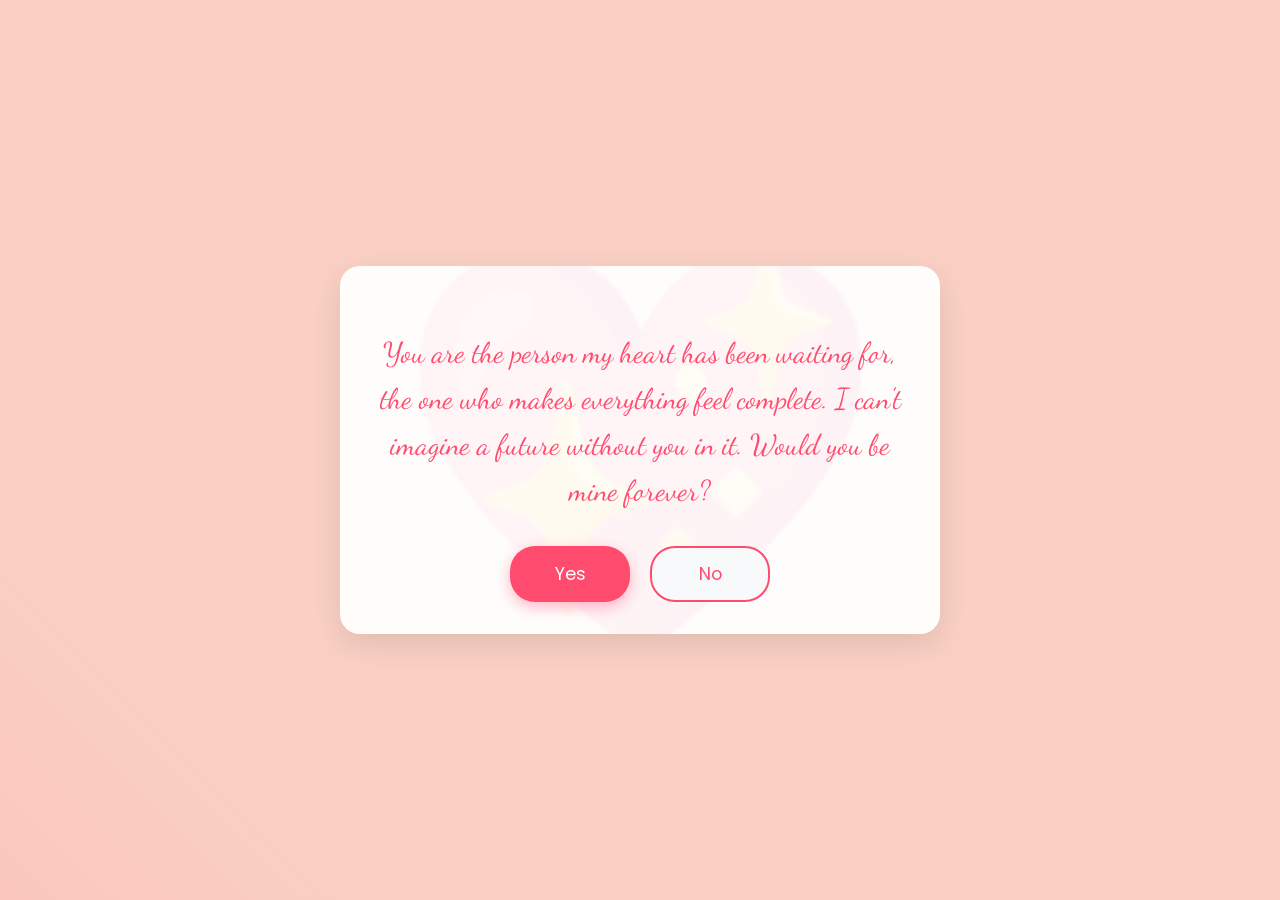
<file: nembak.html>
<!DOCTYPE html>
<html lang="en">
<head>
    <meta charset="UTF-8">
    <meta name="viewport" content="width=device-width, initial-scale=1.0, maximum-scale=1.0, user-scalable=no">
    <title>For You ❤️</title>
    <style>
        @import url('https://fonts.googleapis.com/css2?family=Dancing+Script:wght@700&family=Poppins:wght@300;400;500;600&display=swap');
        
        * {
            margin: 0;
            padding: 0;
            box-sizing: border-box;
            -webkit-tap-highlight-color: transparent;
        }

        html, body {
            height: 100%;
            width: 100%;
            overflow-x: hidden;
        }

        body {
            font-family: 'Poppins', sans-serif;
            min-height: 100vh;
            display: flex;
            justify-content: center;
            align-items: center;
            background: linear-gradient(45deg, #ff9a9e, #fad0c4, #fad0c4, #ff9a9e);
            background-size: 300% 300%;
            animation: gradientBG 15s ease infinite;
            padding: clamp(10px, 5vw, 20px);
            position: relative;
        }

        @keyframes gradientBG {
            0% { background-position: 0% 50%; }
            50% { background-position: 100% 50%; }
            100% { background-position: 0% 50%; }
        }

        .container {
            width: min(90%, 600px);
            background: rgba(255, 255, 255, 0.95);
            padding: clamp(1rem, 5vw, 2rem);
            border-radius: clamp(10px, 3vw, 20px);
            box-shadow: 0 10px 30px rgba(0, 0, 0, 0.1);
            text-align: center;
            position: relative;
            overflow: hidden;
            backdrop-filter: blur(10px);
            -webkit-backdrop-filter: blur(10px);
        }

        .heart-bg {
            position: absolute;
            font-size: clamp(200px, 50vw, 400px);
            opacity: 0.05;
            top: 50%;
            left: 50%;
            transform: translate(-50%, -50%);
            pointer-events: none;
            user-select: none;
            z-index: 0;
        }

        .message {
            font-family: 'Dancing Script', cursive;
            font-size: clamp(1.2rem, 4vw, 1.8rem);
            color: #ff4b6e;
            margin: clamp(1rem, 3vw, 2rem) 0;
            position: relative;
            line-height: 1.6;
            z-index: 1;
        }

        .buttons {
            display: flex;
            justify-content: center;
            gap: clamp(10px, 3vw, 20px);
            margin-top: clamp(1rem, 3vw, 2rem);
            flex-wrap: wrap;
            position: relative;
            z-index: 2;
        }

        .btn {
            padding: clamp(0.5rem, 2vw, 0.8rem) clamp(1rem, 4vw, 2rem);
            font-size: clamp(0.9rem, 2.5vw, 1.1rem);
            border: none;
            border-radius: 25px;
            cursor: pointer;
            transition: all 0.3s ease;
            font-family: 'Poppins', sans-serif;
            touch-action: manipulation;
            -webkit-touch-callout: none;
            -webkit-user-select: none;
            user-select: none;
        }

        .btn-yes {
            background: #ff4b6e;
            color: white;
            box-shadow: 0 5px 15px rgba(255, 75, 110, 0.4);
            min-width: 120px;
        }

        .btn-yes:hover, .btn-yes:focus {
            transform: translateY(-3px);
            box-shadow: 0 8px 20px rgba(255, 75, 110, 0.6);
        }

        .btn-no {
            background: #f8f9fa;
            color: #ff4b6e;
            border: 2px solid #ff4b6e;
            position: relative;
            min-width: 120px;
        }

        .btn-no:hover, .btn-no:focus {
            background: #fff0f3;
        }

        .floating-hearts {
            position: fixed;
            pointer-events: none;
            user-select: none;
            animation: float 6s linear infinite;
            z-index: 9999;
            font-size: clamp(20px, 5vw, 30px);
        }

        @keyframes float {
            0% {
                transform: translateY(0) rotate(0deg);
                opacity: 1;
            }
            100% {
                transform: translateY(-100vh) rotate(360deg);
                opacity: 0;
            }
        }

        @media (max-width: 480px) {
            .container {
                width: 95%;
                padding: 1rem;
            }
            
            .buttons {
                flex-direction: column;
                align-items: center;
            }

            .btn {
                width: 80%;
                margin: 5px 0;
            }
        }

        @media (hover: none) {
            .btn:hover {
                transform: none;
                box-shadow: none;
            }
        }

        @supports (-webkit-touch-callout: none) {
            /* CSS specific to iOS devices */
            body {
                min-height: -webkit-fill-available;
            }
        }

        @media screen and (orientation: landscape) and (max-height: 500px) {
            .container {
                margin: 20px 0;
            }
            
            .message {
                font-size: clamp(1rem, 3vw, 1.5rem);
            }
            
            .buttons {
                flex-direction: row;
            }
        }

        /* Untuk perangkat dengan dark mode */
        @media (prefers-color-scheme: dark) {
            .container {
                background: rgba(255, 255, 255, 0.98);
            }
        }
    </style>
</head>
<body>
    <div class="container">
        <div class="heart-bg">💖</div>
        <div class="message">
            You are the person my heart has been waiting for, the one who makes everything feel complete. I can't imagine a future without you in it. Would you be mine forever?
        </div>
        <div class="buttons">
            <button class="btn btn-yes" onclick="acceptProposal()">Yes</button>
            <button class="btn btn-no" onmouseover="moveButton(this)" onclick="moveButton(this)">No</button>
        </div>
    </div>

    <script>
        function moveButton(button) {
            // Get container dimensions instead of viewport
            const container = document.querySelector('.container');
            const containerRect = container.getBoundingClientRect();
            const viewportWidth = window.innerWidth - button.offsetWidth;
            const viewportHeight = window.innerHeight - button.offsetHeight;
            
            // Generate random positions within viewport
            const newX = Math.random() * viewportWidth;
            const newY = Math.random() * viewportHeight;
            
            // Ensure button stays within visible viewport
            const finalX = Math.min(Math.max(0, newX), viewportWidth);
            const finalY = Math.min(Math.max(0, newY), viewportHeight);
            
            // Apply new position with smooth transition
            button.style.position = 'fixed';
            button.style.transition = 'all 0.3s ease';
            button.style.left = `${finalX}px`;
            button.style.top = `${finalY}px`;
        }

        function acceptProposal() {
            // Create floating hearts effect
            for(let i = 0; i < 20; i++) {
                createFloatingHeart();
            }
            window.open('https://wa.me/62895622546106?text=iya%2C%20aku%20mau%20kok', '_blank');
            
        }

        function createFloatingHeart() {
            const heart = document.createElement('div');
            heart.innerHTML = '💖';
            heart.className = 'floating-hearts';
            heart.style.left = Math.random() * 100 + 'vw';
            heart.style.animationDuration = (Math.random() * 3 + 3) + 's';
            document.body.appendChild(heart);
            
            // Remove heart after animation
            setTimeout(() => {
                heart.remove();
            }, 6000);
        }

        // Prevent zoom on double tap for iOS devices
        document.addEventListener('touchmove', function(event) {
            if (event.scale !== 1) {
                event.preventDefault();
            }
        }, { passive: false });

        // Disable right-click on buttons
        document.querySelectorAll('.btn').forEach(button => {
            button.addEventListener('contextmenu', e => e.preventDefault());
        });
    </script>
</body>
</html>
</file>
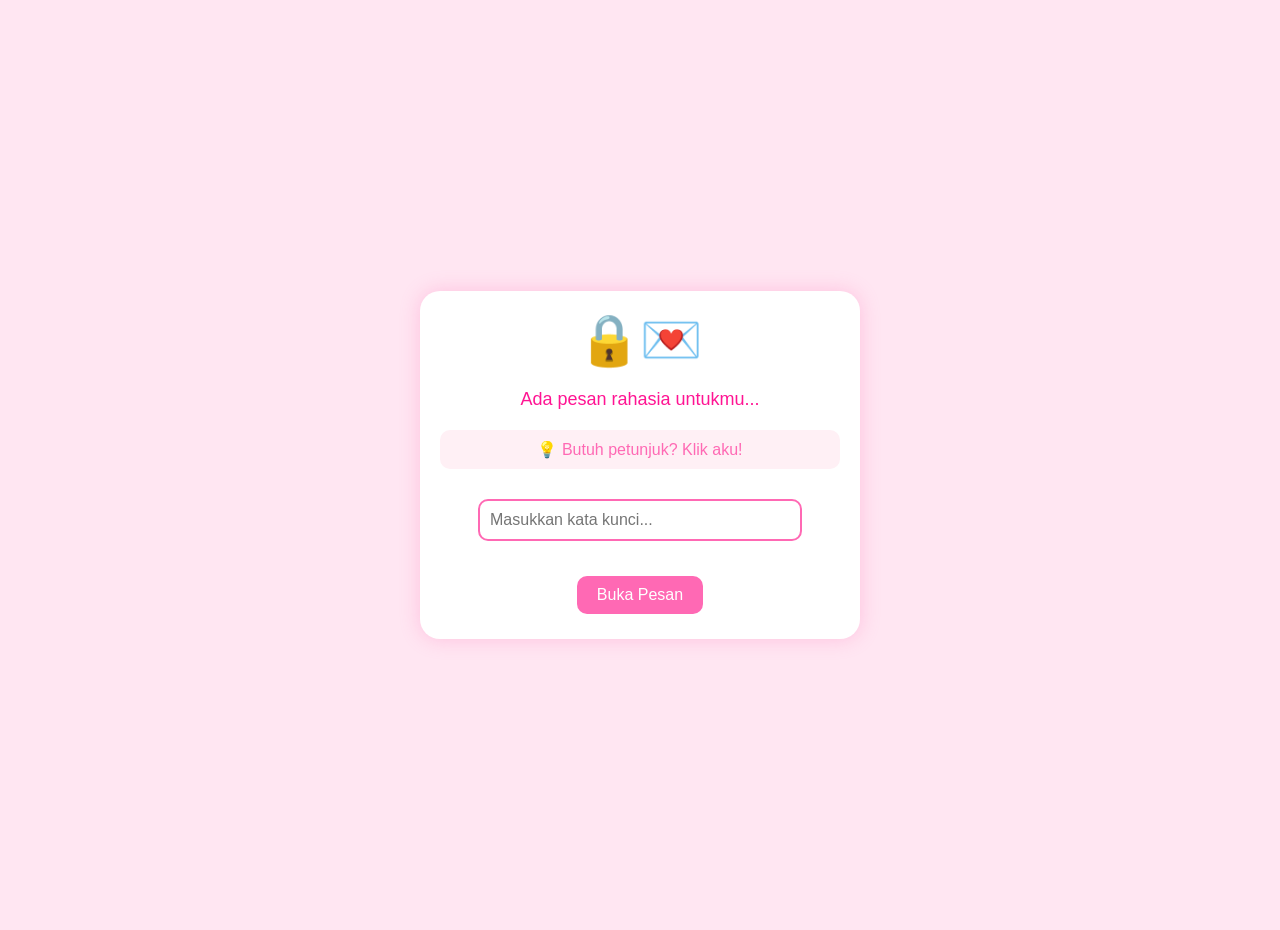
<file: secret.html>
<!DOCTYPE html>
<html>
<head>
    <meta charset="UTF-8">
    <meta name="viewport" content="width=device-width, initial-scale=1.0">
    <style>
        body {
            display: flex;
            justify-content: center;
            align-items: center;
            min-height: 100vh;
            margin: 0;
            background-color: #ffe6f2;
            font-family: Arial, sans-serif;
            padding: 15px;
        }

        .container {
            text-align: center;
            background-color: white;
            padding: 20px;
            border-radius: 20px;
            box-shadow: 0 0 20px rgba(255, 105, 180, 0.3);
            max-width: 90%;
            width: 400px;
            margin: auto;
        }

        .heart-bg {
            font-size: clamp(30px, 8vw, 50px);
            animation: pulse 1.5s infinite;
        }

        .message {
            margin: 20px 0;
            font-size: clamp(16px, 4vw, 18px);
            color: #ff1493;
            padding: 0 10px;
        }

        .password-container {
            margin: 20px 0;
        }

        input {
            padding: 10px;
            border: 2px solid #ff69b4;
            border-radius: 10px;
            margin: 10px 0;
            width: 80%;
            max-width: 300px;
            font-size: 16px;
        }

        button {
            padding: 10px 20px;
            border: none;
            border-radius: 10px;
            background-color: #ff69b4;
            color: white;
            cursor: pointer;
            transition: transform 0.2s;
            font-size: clamp(14px, 3vw, 16px);
            margin: 5px;
        }

        button:hover {
            transform: scale(1.1);
        }

        .hidden {
            display: none;
        }

        .secret-message {
            font-size: clamp(20px, 5vw, 30px);
            color: #ff1493;
            margin: 20px 0;
            animation: fadeIn 1s ease-in;
        }

        .error-message {
            color: red;
            font-size: 14px;
            margin: 10px 0;
        }

        @keyframes pulse {
            0% { transform: scale(1); }
            50% { transform: scale(1.2); }
            100% { transform: scale(1); }
        }

        @keyframes fadeIn {
            from { opacity: 0; transform: translateY(10px); }
            to { opacity: 1; transform: translateY(0); }
        }

        .home-button {
            background-color: #4CAF50;
            margin-top: 15px;
        }

        @media screen and (max-width: 480px) {
            .container {
                padding: 15px;
            }

            input {
                width: 90%;
            }
        }
        .clue {
        font-size: clamp(14px, 3.5vw, 16px);
        color: #ff69b4;
        margin: 15px 0;
        padding: 10px;
        background-color: #fff0f5;
        border-radius: 10px;
        cursor: pointer;
        transition: all 0.3s ease;
    }

    .clue:hover {
        background-color: #ffe0eb;
        transform: scale(1.02);
    }

    .clue-text {
        display: none;
        font-size: clamp(12px, 3vw, 14px);
        color: #666;
        font-style: italic;
        margin-top: 10px;
        padding: 5px;
    }

    </style>
</head>
<body>
    <div class="container">
        <div class="heart-bg">
            🔒💌
        </div>
        <div class="message">
            Ada pesan rahasia untukmu...
        </div>
        <div class="clue" onclick="toggleClue()">
            💡 Butuh petunjuk? Klik aku!
            <div id="clueText" class="clue-text">
                • Kata kuncinya bisa kamu cari di halaman Quotes 🥰<br>
                • Awalah huruf dari kata kunci adalah "K" 💝<br>
                • Ada 5 Huruf 📱<br>
                • Hint terakhir: K***o ✨
            </div>
        </div>
        <div id="passwordSection">
            <div class="password-container">
                <input type="password" id="passwordInput" placeholder="Masukkan kata kunci..." onkeypress="checkEnter(event)">
                <div id="errorMessage" class="error-message hidden">Kata kunci salah, coba lagi ya!</div>
            </div>
            <button onclick="checkPassword()">Buka Pesan</button>
        </div>
        <div id="secretMessage" class="secret-message hidden">
            AKU SAYANG KAMU 💖
        </div>
        <div id="afterReveal" class="hidden">
            <button class="home-button" onclick="resetPage()">Kembali</button>
        </div>
    </div>

    <script>
        const correctPassword = "kenyo";

        function checkPassword() {
            const password = document.getElementById('passwordInput').value;
            const errorMessage = document.getElementById('errorMessage');
            const secretMessage = document.getElementById('secretMessage');
            const passwordSection = document.getElementById('passwordSection');
            const afterReveal = document.getElementById('afterReveal');

            if (password.toLowerCase() === correctPassword) {
                passwordSection.classList.add('hidden');
                secretMessage.classList.remove('hidden');
                afterReveal.classList.remove('hidden');
                errorMessage.classList.add('hidden');
            } else {
                errorMessage.classList.remove('hidden');
                errorMessage.innerHTML = "Kata kunci salah, coba lagi ya!";
                document.getElementById('passwordInput').value = "";
            }
        }

        function checkEnter(e) {
            if (e.key === "Enter") {
                checkPassword();
            }
        }

        function resetPage() {
            const passwordSection = document.getElementById('passwordSection');
            const secretMessage = document.getElementById('secretMessage');
            const afterReveal = document.getElementById('afterReveal');
            const errorMessage = document.getElementById('errorMessage');
            const passwordInput = document.getElementById('passwordInput');

            passwordSection.classList.remove('hidden');
            secretMessage.classList.add('hidden');
            afterReveal.classList.add('hidden');
            errorMessage.classList.add('hidden');
            passwordInput.value = "";
        }

        function toggleClue() {
        const clueText = document.getElementById('clueText');
        if (clueText.style.display === 'none' || !clueText.style.display) {
            clueText.style.display = 'block';
        } else {
            clueText.style.display = 'none';
        }
    }
    </script>
</body>
</html>
</file>
